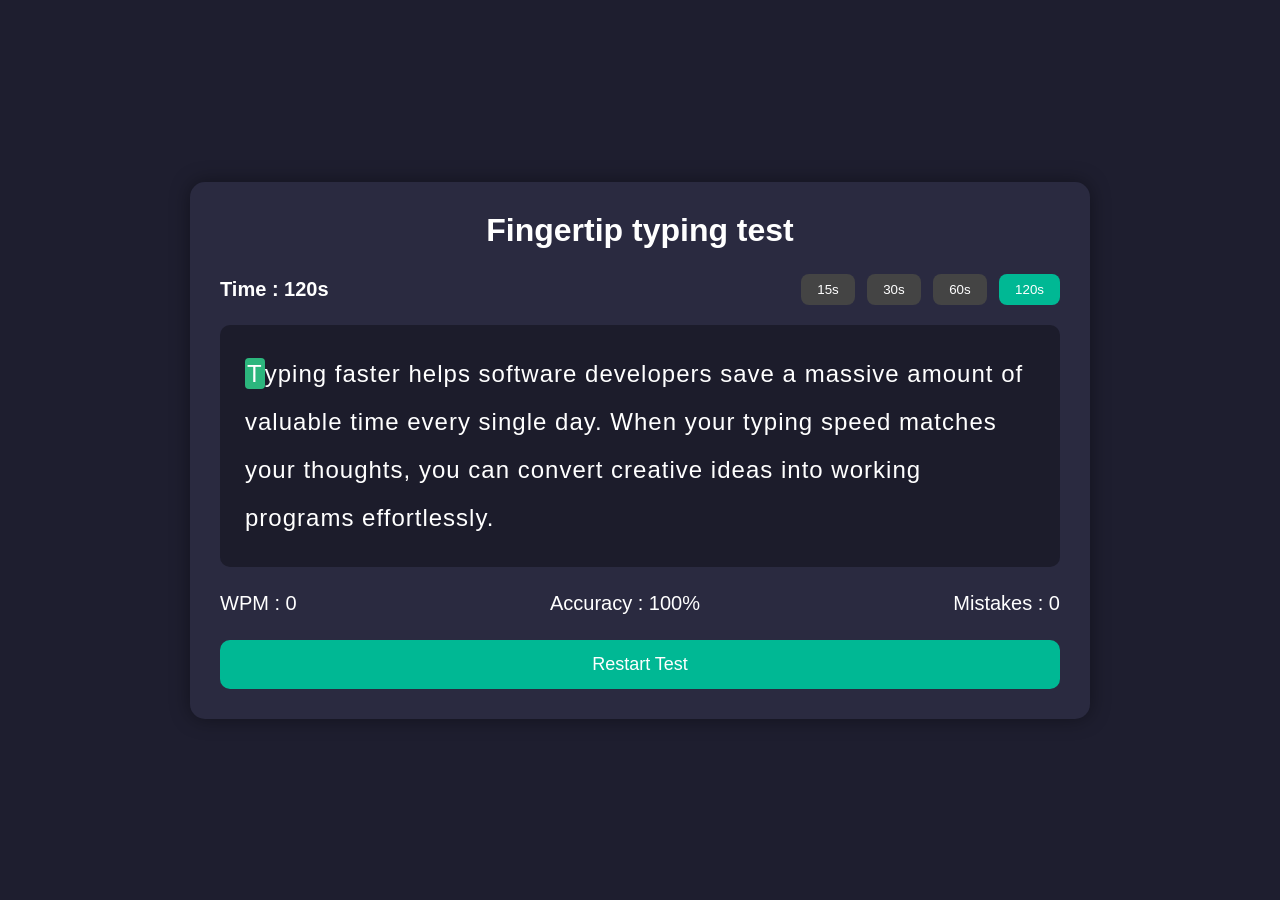
<file: index.html>
<!DOCTYPE html>
<html lang="en">
<head>
    <meta charset="UTF-8">
    <meta name="viewport" content="width=device-width, initial-scale=1.0">
    <title>Fingertip Typing Test | Live WPM & Accuracy Tracker</title>
    
    <!-- Google SEO ke liye Meta Tags -->
    <meta name="description" content="Improve your typing speed with Fingertip Typing Test. Practice with small, medium, and long paragraphs, track live WPM, accuracy, and mistakes instantly.">
    <meta name="keywords" content="typing speed test, typing test, wpm tester, monkeytype clone, fingertip typing, check typing speed, online typing practice">
    <meta name="author" content="Hemant Kumar">
    
    <link rel="stylesheet" href="style.css">
    
</head>
<body>

    <div class="container">

        <h1>Fingertip typing test</h1>

        <!-- Timer -->
        <div class="top-bar">

            <div class="timer-box">
                Time :
                <span id="timer">120</span>s
            </div>

            <div class="timer-options">

                <button class="time-btn" data-time="15">15s</button>
                <button class="time-btn" data-time="30">30s</button>
                <button class="time-btn" data-time="60">60s</button>
                <button class="time-btn active" data-time="120">120s</button>

            </div>

        </div>

        <!-- Paragraph -->
        <div class="typing-area">

            <p id="paragraph">
                Loading paragraph...
            </p>

        </div>

        <!-- Hidden Input -->
        <input
            type="text"
            id="inputField"
            autocomplete="off"
            autofocus
        >

        <!-- Result -->
        <div class="result">

            <div>
                WPM :
                <span id="wpm">0</span>
            </div>

            <div>
                Accuracy :
                <span id="accuracy">100%</span>
            </div>

            <div>
                Mistakes :
                <span id="mistakes">0</span>
            </div>

        </div>

        <!-- Restart -->
        <button id="restartBtn">
            Restart Test
        </button>

    </div>

    <script src="paragraphs.js"></script>
    <script src="script.js"></script>

</body>
</html>
</file>
<file: style.css>
*{
    margin:0;
    padding:0;
    box-sizing:border-box;
    font-family:Arial, Helvetica, sans-serif;
}

body{
    background:#1e1e2f;
    display:flex;
    justify-content:center;
    align-items:center;
    min-height:100vh;
    color:white;
}

.container{
    width:900px;
    max-width:95%;
    background:#2a2a40;
    padding:30px;
    border-radius:15px;
    box-shadow:0 0 20px rgba(0,0,0,.4);
}

h1{
    text-align:center;
    margin-bottom:25px;
}

.top-bar{
    display:flex;
    justify-content:space-between;
    align-items:center;
    margin-bottom:20px;
    flex-wrap:wrap;
    gap:10px;
}

.timer-box{
    font-size:20px;
    font-weight:bold;
}

.timer-options button{
    padding:8px 16px;
    margin-left:8px;
    border:none;
    border-radius:8px;
    cursor:pointer;
    background:#444;
    color:white;
    transition:.3s;
}

.timer-options button:hover{
    background:#00b894;
}

.timer-options .active{
    background:#00b894;
}

.typing-area{
    margin-top:20px;
    background:#1c1c2b;
    padding:25px;
    border-radius:10px;
    min-height:180px;
    line-height:2;
    font-size:24px;
    letter-spacing:1px;
    user-select:none;
}

#paragraph span.correct{
    color:#2ecc71;
    font-weight:bold;
}

#paragraph span.wrong{
    color:#ff3b3b;
    font-weight:bold;
}

#paragraph span.active{
    background:#ffd54f;
    color:black;
    border-radius:4px;
    padding:2px;
}

#inputField{
    opacity:0;
    position:absolute;
    pointer-events:none;
}

.result{
    display:flex;
    justify-content:space-between;
    margin-top:25px;
    font-size:20px;
    flex-wrap:wrap;
    gap:15px;
}

#restartBtn{
    width:100%;
    margin-top:25px;
    padding:14px;
    font-size:18px;
    border:none;
    border-radius:10px;
    cursor:pointer;
    background:#00b894;
    color:white;
    transition:.3s;
}

#paragraph span.correct {
    color: #58af8e; /* Green color for correct keys */
}

#paragraph span.incorrect {
    color: #ca4754; /* Red color for typos */
    background: rgba(202, 71, 84, 0.2);
    border-radius: 4px;
}

#paragraph span.active {
    background: #2cb67d; /* Cursor highlight */
    color: #ffff;
    animation: blink 1s infinite;
}

#restartBtn:hover{
    background:#019875;
}

@media(max-width:768px){

    .top-bar{
        flex-direction:column;
        align-items:flex-start;
    }

    .result{
        flex-direction:column;
    }

    .typing-area{
        font-size:18px;
        line-height:1.8;
    }

}
</file>
